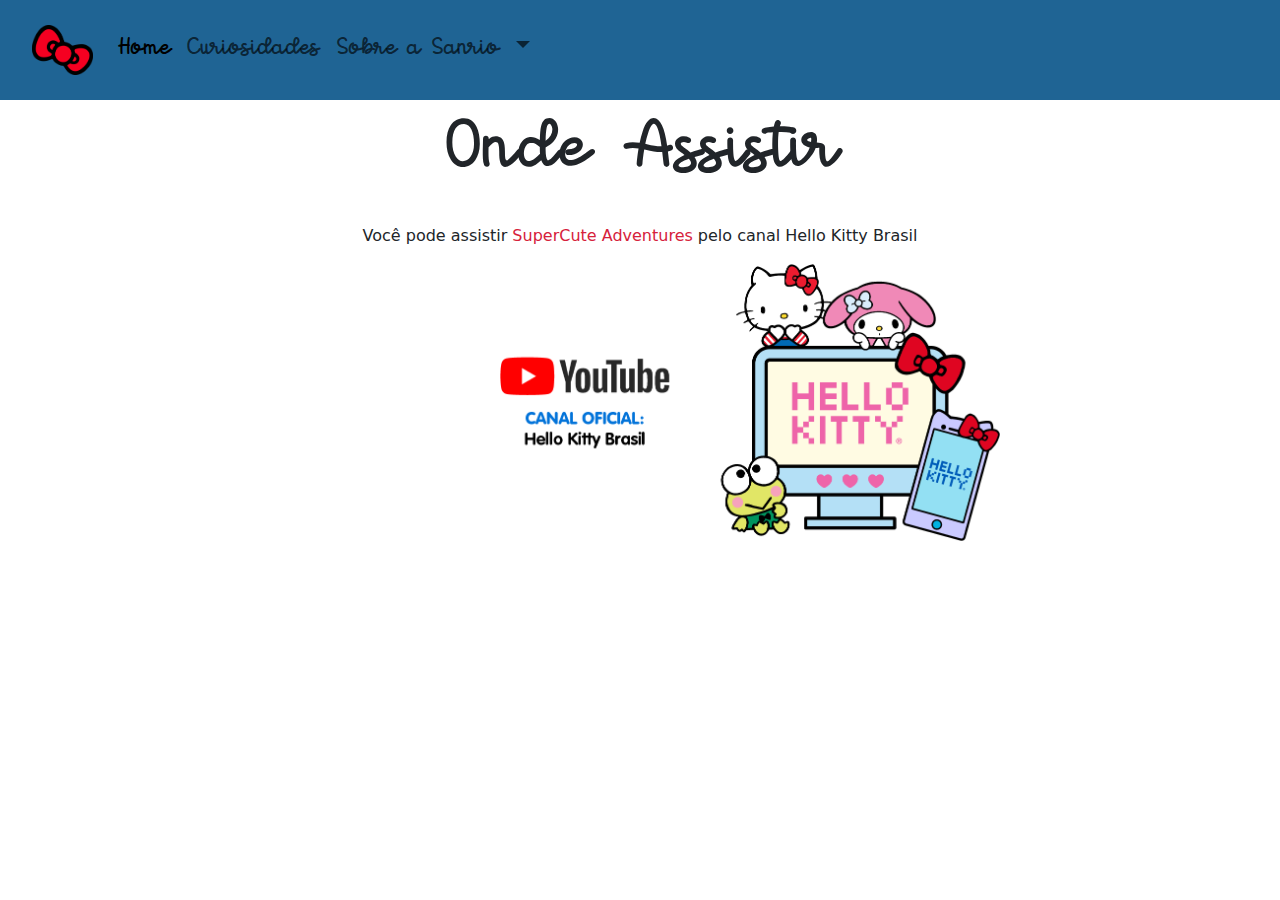
<file: assistir.html>
<!DOCTYPE html>
<html lang="en">

<head>
    <meta charset="UTF-8">
    <meta name="viewport" content="width=device-width, initial-scale=1.0">
    <link rel="stylesheet" href="assistir.css">
    <link rel="shortcut icon" href="./img/ico.ico" type="image/x-icon">
    <link rel="stylesheet" href="./css/bootstrap.css">
    <script src="https://cdn.jsdelivr.net/npm/bootstrap@5.3.2/dist/js/bootstrap.bundle.min.js"
        integrity="sha384-C6RzsynM9kWDrMNeT87bh95OGNyZPhcTNXj1NW7RuBCsyN/o0jlpcV8Qyq46cDfL"
        crossorigin="anonymous"></script>
    <title>Onde assistir</title>
</head>

<body>
    <nav class="navbar navbar-expand-lg bg-body-tertiary">
        <div class="container-fluid">
            <a class="navbar-brand" href="index.html"><img class="logo" src="./img/logo.png" alt=""></a>
            <button class="navbar-toggler" type="button" data-bs-toggle="collapse"
                data-bs-target="#navbarSupportedContent" aria-controls="navbarSupportedContent" aria-expanded="false"
                aria-label="Toggle navigation">
                <span class="navbar-toggler-icon"></span>
            </button>
            <div class="collapse navbar-collapse" id="navbarSupportedContent">
                <ul class="navbar-nav me-auto mb-2 mb-lg-0">
                    <li class="nav-item">
                        <a class="nav-link active" aria-current="page" href="index.html">Home</a>
                    </li>
                    <li class="nav-item">
                        <a class="nav-link" href="curiosidades.html">Curiosidades</a>
                    </li>
                    <li class="nav-item dropdown">
                        <a class="nav-link dropdown-toggle" href="#" role="button" data-bs-toggle="dropdown"
                            aria-expanded="false">
                            Sobre a Sanrio
                        </a>
                        <ul class="dropdown-menu">
                            <li><a class="dropdown-item" href="restaurantes.html">Reustarantes</a></li>
                            <li><a class="dropdown-item" href="assistir.html">Onde assistir</a></li>
                            <li>
                                <hr class="dropdown-divider">
                            </li>
                            <li><a class="dropdown-item" href="historia.html">História</a></li>
                        </ul>
                    </li>

                </ul>
            </div>
        </div>
    </nav>
    <p class="title">Onde Assistir</p>

    <p class="text">Você pode assistir  <a class="textlink" href="http://www.youtube.com/@HelloKittyBrasil">SuperCute Adventures</a>  pelo canal Hello Kitty Brasil</p>
<a href="http://www.youtube.com/@HelloKittyBrasil"><img class="imglink" src="./img/youtubelink.png" alt=""></a>
</body>

</html>
</file>
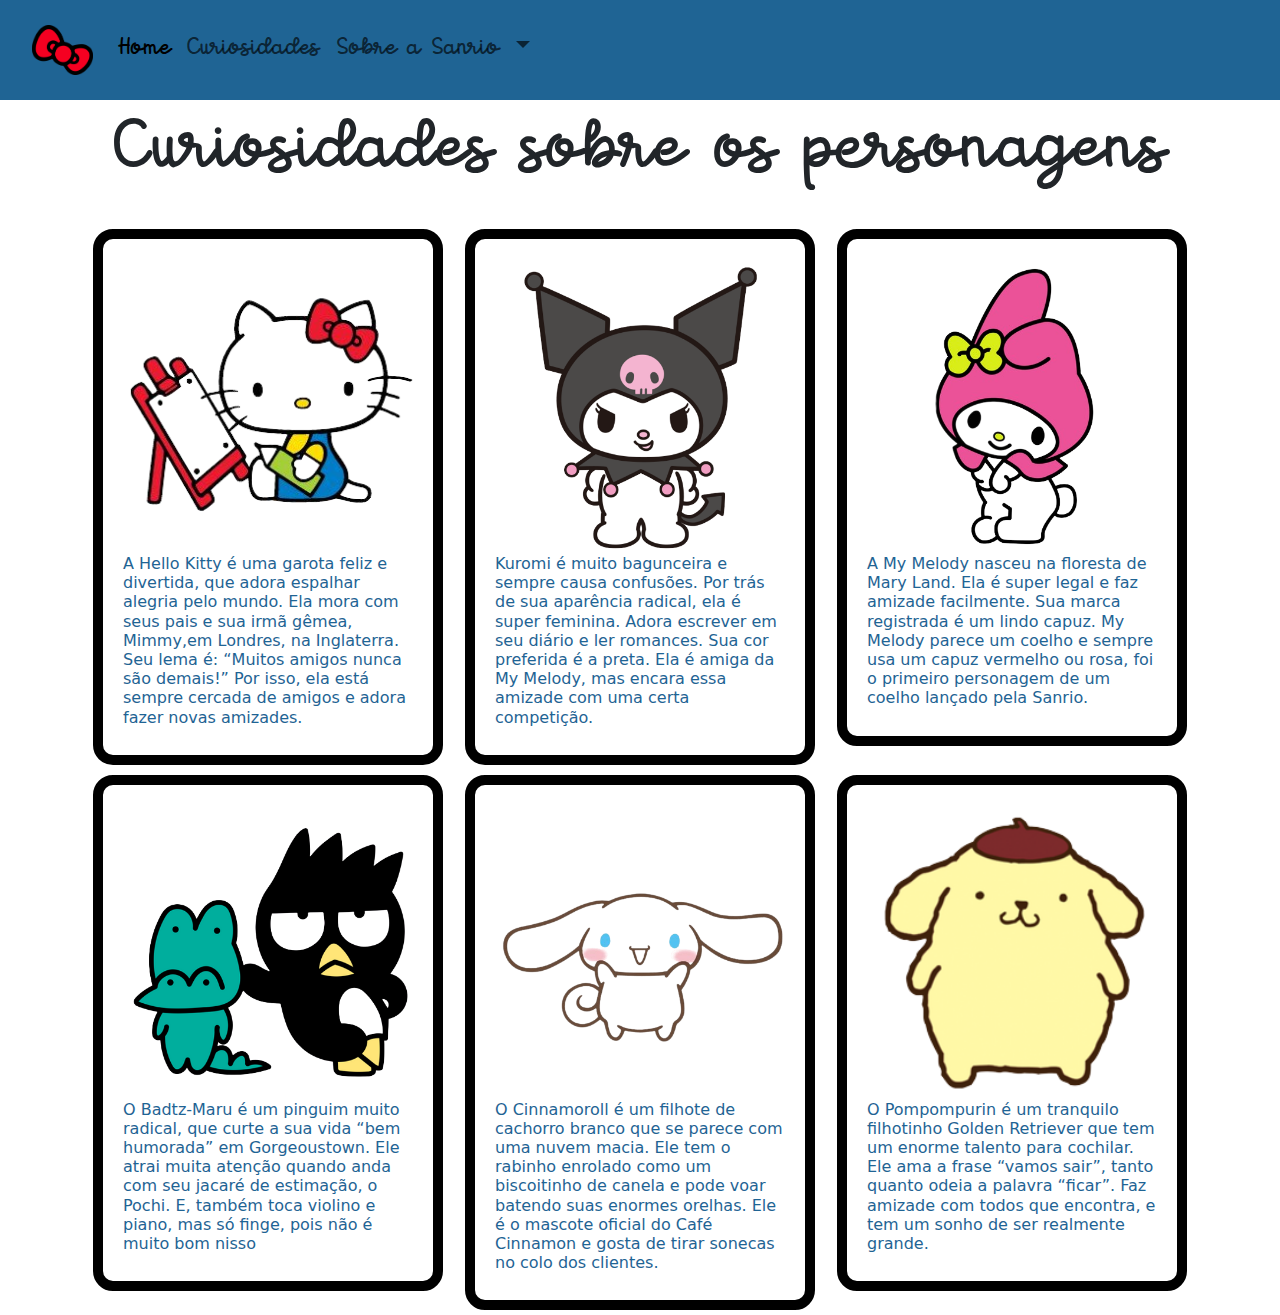
<file: curiosidades.html>
<!DOCTYPE html>
<html lang="pt-br">

<head>
    <meta charset="UTF-8">
    <meta name="viewport" content="width=device-width, initial-scale=1.0">
    <link rel="stylesheet" href="curiosidades.css">
    <link rel="shortcut icon" href="./img/ico.ico" type="image/x-icon">
    <link rel="stylesheet" href="./css/bootstrap.css">
    <script src="https://cdn.jsdelivr.net/npm/bootstrap@5.3.2/dist/js/bootstrap.bundle.min.js"
        integrity="sha384-C6RzsynM9kWDrMNeT87bh95OGNyZPhcTNXj1NW7RuBCsyN/o0jlpcV8Qyq46cDfL"
        crossorigin="anonymous"></script>
    <title>Curiosidades</title>
</head>

<body>
    <nav class="navbar navbar-expand-lg bg-body-tertiary">
        <div class="container-fluid">
            <a class="navbar-brand" href="index.html"><img class="logo" src="./img/logo.png" alt=""></a>
            <button class="navbar-toggler" type="button" data-bs-toggle="collapse"
                data-bs-target="#navbarSupportedContent" aria-controls="navbarSupportedContent" aria-expanded="false"
                aria-label="Toggle navigation">
                <span class="navbar-toggler-icon"></span>
            </button>
            <div class="collapse navbar-collapse" id="navbarSupportedContent">
                <ul class="navbar-nav me-auto mb-2 mb-lg-0">
                    <li class="nav-item">
                        <a class="nav-link active" aria-current="page" href="index.html">Home</a>
                    </li>
                    <li class="nav-item">
                        <a class="nav-link" href="curiosidades.html">Curiosidades</a>
                    </li>
                    <li class="nav-item dropdown">
                        <a class="nav-link dropdown-toggle" href="#" role="button" data-bs-toggle="dropdown"
                            aria-expanded="false">
                            Sobre a Sanrio
                        </a>
                        <ul class="dropdown-menu">
                            <li><a class="dropdown-item" href="restaurantes.html">Reustarantes</a></li>
                            <li><a class="dropdown-item" href="assistir.html">Onde assistir</a></li>
                            <li>
                                <hr class="dropdown-divider">
                            </li>
                            <li><a class="dropdown-item" href="historia.html">História</a></li>
                        </ul>
                    </li>

                </ul>
            </div>
        </div>
    </nav>

    <p>Curiosidades sobre os personagens</p>

    <div class="container">
        <div class="character 1">
            <img src="./img/HellloKitty.png" alt="Hello Kitty">
            <h6>A Hello Kitty é uma garota feliz e divertida, que adora espalhar alegria pelo mundo. Ela mora com seus
                pais e sua irmã gêmea, Mimmy,em Londres, na Inglaterra. Seu lema é: “Muitos amigos nunca são demais!”
                Por isso, ela está sempre cercada de amigos e adora fazer novas amizades.</h6>
        </div>

        <div class="character 2">
            <img src="./img/Kuromi.png" alt="Kuromi">
            <h6>Kuromi é muito bagunceira e sempre causa confusões. Por trás de sua aparência radical, ela é super
                feminina. Adora escrever em seu diário e ler romances. Sua cor preferida é a preta. Ela é amiga da My
                Melody, mas encara essa amizade com uma certa competição.</h6>
        </div>

        <div class="character 3">
            <img src="./img/MyMelody.png" alt="My Melody">
            <h6>A My Melody nasceu na floresta de Mary Land. Ela é super legal e faz amizade facilmente. Sua marca
                registrada é um lindo capuz. My Melody parece um coelho e sempre usa um capuz vermelho ou rosa, foi o
                primeiro personagem de um coelho lançado pela Sanrio.</h6>
        </div>

        <div class="character 4">
            <img src="./img/BadtzMaru.png" alt="Badtz Maru">
            <h6>O Badtz-Maru é um pinguim muito radical, que curte a sua vida “bem humorada” em Gorgeoustown. Ele atrai
                muita atenção quando anda com seu jacaré de estimação, o Pochi. E, também toca violino e piano, mas só
                finge, pois não é muito bom nisso</h6>
        </div>

        <div class="character 5">
            <img src="./img/Cinnamoroll.png" alt="Cinnamoroll">
            <h6>O Cinnamoroll é um filhote de cachorro branco que se parece com uma nuvem macia. Ele tem o rabinho enrolado
            como um biscoitinho de canela e pode voar batendo suas enormes orelhas. Ele é o mascote oficial 
            do Café Cinnamon e gosta de tirar sonecas no colo dos clientes.</h6>
        </div>

        <div class="character 6">
            <img src="./img/Pompopurin.png" alt="Pompompurin">
            <h6>O Pompompurin é um tranquilo filhotinho Golden Retriever que tem um enorme talento para cochilar. Ele
                ama a frase “vamos sair”, tanto quanto odeia a palavra “ficar”. Faz amizade com todos que encontra, e
                tem um sonho de ser realmente grande.</h6>
        </div>
    </div>
</body>

</html>
</file>
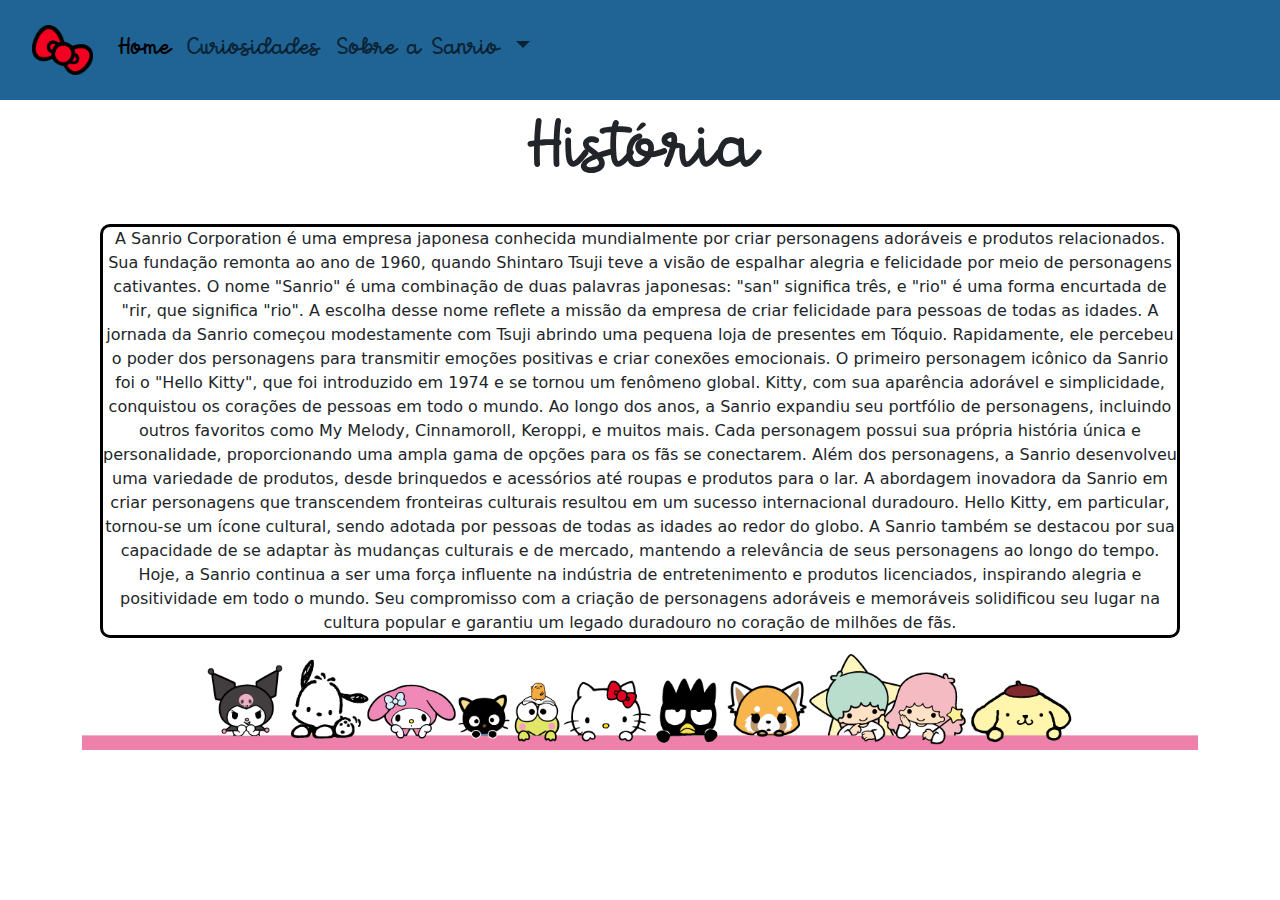
<file: historia.html>
<!DOCTYPE html>
<html lang="pt-br">

<head>
    <meta charset="UTF-8">
    <meta name="viewport" content="width=device-width, initial-scale=1.0">
    <link rel="stylesheet" href="historias.css">
    <link rel="shortcut icon" href="./img/ico.ico" type="image/x-icon">
    <link rel="stylesheet" href="./css/bootstrap.css">
    <script src="https://cdn.jsdelivr.net/npm/bootstrap@5.3.2/dist/js/bootstrap.bundle.min.js"
        integrity="sha384-C6RzsynM9kWDrMNeT87bh95OGNyZPhcTNXj1NW7RuBCsyN/o0jlpcV8Qyq46cDfL"
        crossorigin="anonymous"></script>
    <title>História</title>
</head>

<body>
    <nav class="navbar navbar-expand-lg bg-body-tertiary">
        <div class="container-fluid">
            <a class="navbar-brand" href="index.html"><img class="logo" src="./img/logo.png" alt=""></a>
            <button class="navbar-toggler" type="button" data-bs-toggle="collapse"
                data-bs-target="#navbarSupportedContent" aria-controls="navbarSupportedContent" aria-expanded="false"
                aria-label="Toggle navigation">
                <span class="navbar-toggler-icon"></span>
            </button>
            <div class="collapse navbar-collapse" id="navbarSupportedContent">
                <ul class="navbar-nav me-auto mb-2 mb-lg-0">
                    <li class="nav-item">
                        <a class="nav-link active" aria-current="page" href="index.html">Home</a>
                    </li>
                    <li class="nav-item">
                        <a class="nav-link" href="curiosidades.html">Curiosidades</a>
                    </li>
                    <li class="nav-item dropdown">
                        <a class="nav-link dropdown-toggle" href="#" role="button" data-bs-toggle="dropdown"
                            aria-expanded="false">
                            Sobre a Sanrio
                        </a>
                        <ul class="dropdown-menu">
                            <li><a class="dropdown-item" href="restaurantes.html">Reustarantes</a></li>
                            <li><a class="dropdown-item" href="assistir.html">Onde assistir</a></li>
                            <li>
                                <hr class="dropdown-divider">
                            </li>
                            <li><a class="dropdown-item" href="historia.html">História</a></li>
                        </ul>
                    </li>

                </ul>
            </div>
        </div>
    </nav>
    <p class="title">História</p>
    <p class="text">A Sanrio Corporation é uma empresa japonesa conhecida mundialmente por criar personagens adoráveis e produtos relacionados. Sua fundação remonta ao ano de 1960, quando Shintaro Tsuji teve a visão de espalhar alegria e felicidade por meio de personagens cativantes. O nome "Sanrio" é uma combinação de duas palavras japonesas: "san" significa três, e "rio" é uma forma encurtada de "rir, que significa "rio". A escolha desse nome reflete a missão da empresa de criar felicidade para pessoas de todas as idades.

        A jornada da Sanrio começou modestamente com Tsuji abrindo uma pequena loja de presentes em Tóquio. Rapidamente, ele percebeu o poder dos personagens para transmitir emoções positivas e criar conexões emocionais. O primeiro personagem icônico da Sanrio foi o "Hello Kitty", que foi introduzido em 1974 e se tornou um fenômeno global. Kitty, com sua aparência adorável e simplicidade, conquistou os corações de pessoas em todo o mundo.
        
        Ao longo dos anos, a Sanrio expandiu seu portfólio de personagens, incluindo outros favoritos como My Melody, Cinnamoroll, Keroppi, e muitos mais. Cada personagem possui sua própria história única e personalidade, proporcionando uma ampla gama de opções para os fãs se conectarem. Além dos personagens, a Sanrio desenvolveu uma variedade de produtos, desde brinquedos e acessórios até roupas e produtos para o lar.
        
        A abordagem inovadora da Sanrio em criar personagens que transcendem fronteiras culturais resultou em um sucesso internacional duradouro. Hello Kitty, em particular, tornou-se um ícone cultural, sendo adotada por pessoas de todas as idades ao redor do globo. A Sanrio também se destacou por sua capacidade de se adaptar às mudanças culturais e de mercado, mantendo a relevância de seus personagens ao longo do tempo.
        
        Hoje, a Sanrio continua a ser uma força influente na indústria de entretenimento e produtos licenciados, inspirando alegria e positividade em todo o mundo. Seu compromisso com a criação de personagens adoráveis e memoráveis solidificou seu lugar na cultura popular e garantiu um legado duradouro no coração de milhões de fãs.</p>

        <img class="container" src="./img/fimdapagina.png" alt="">
    </body>
</html>
</file>
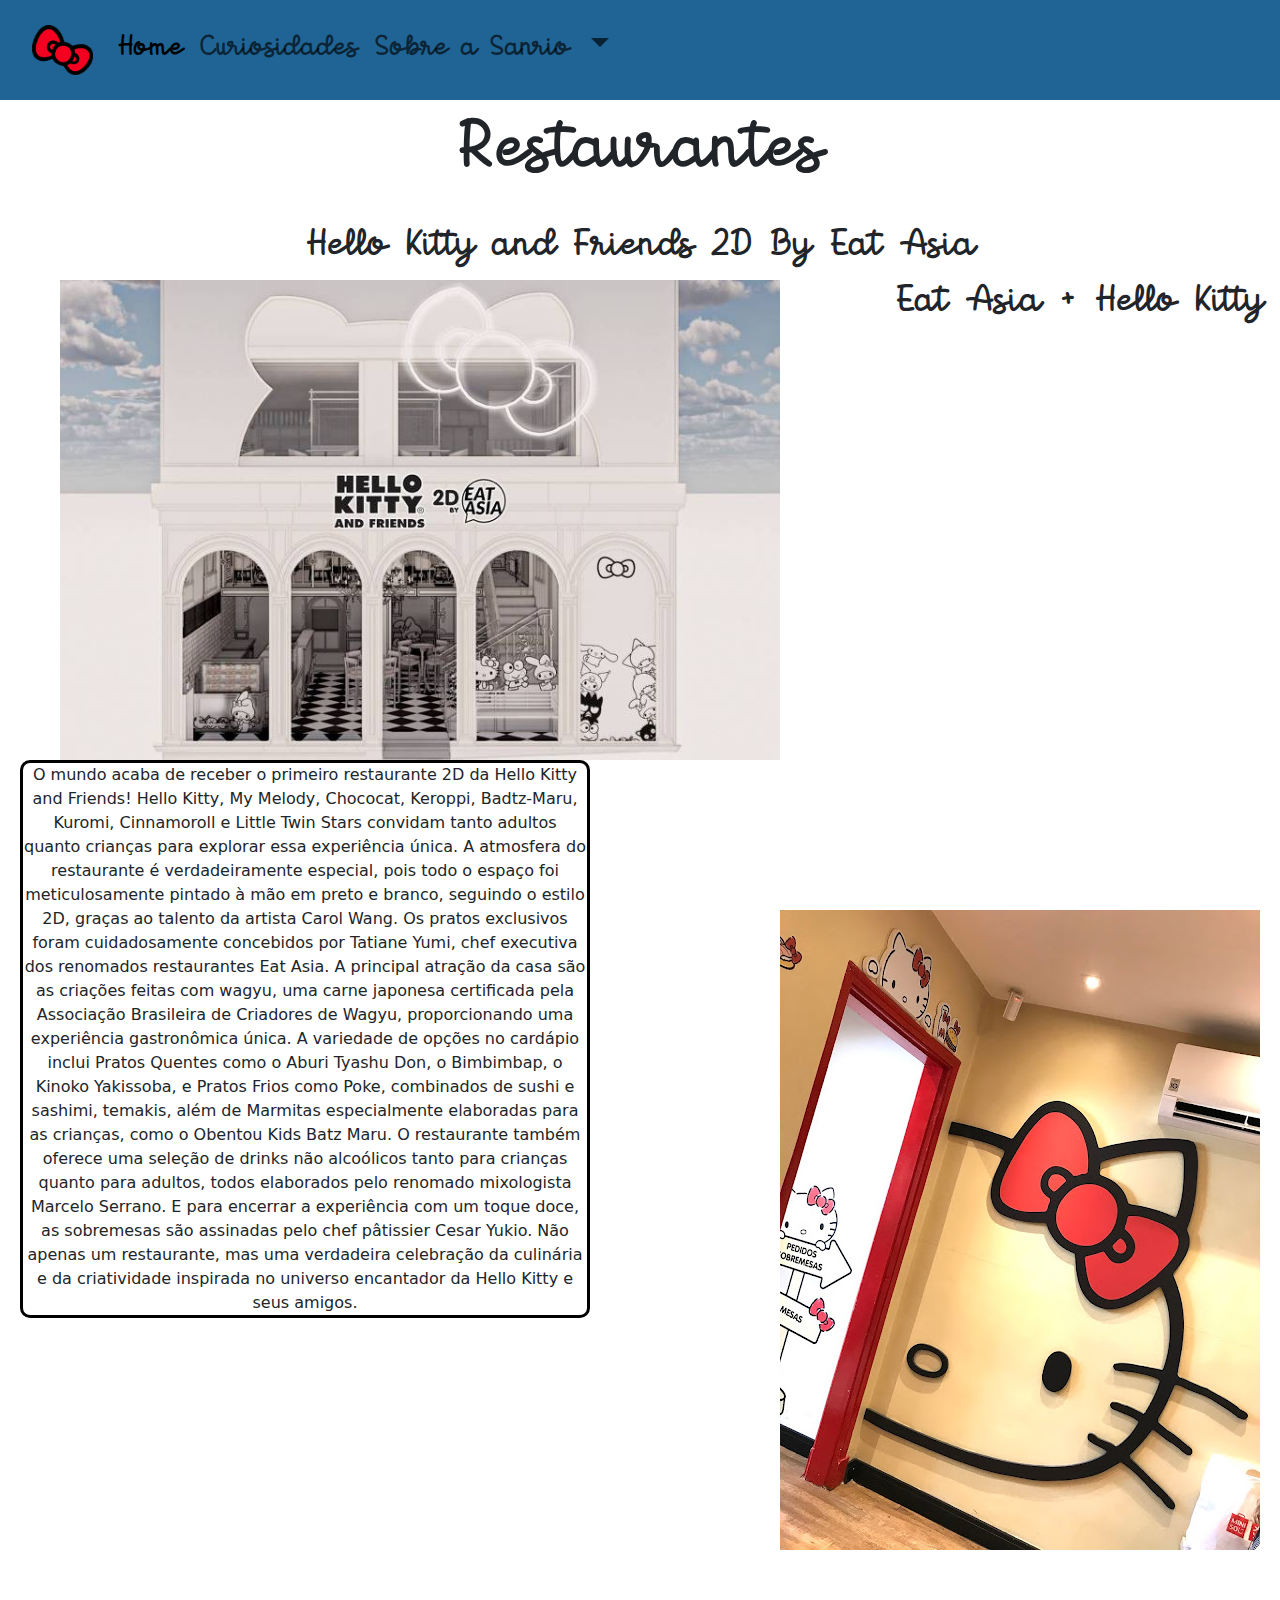
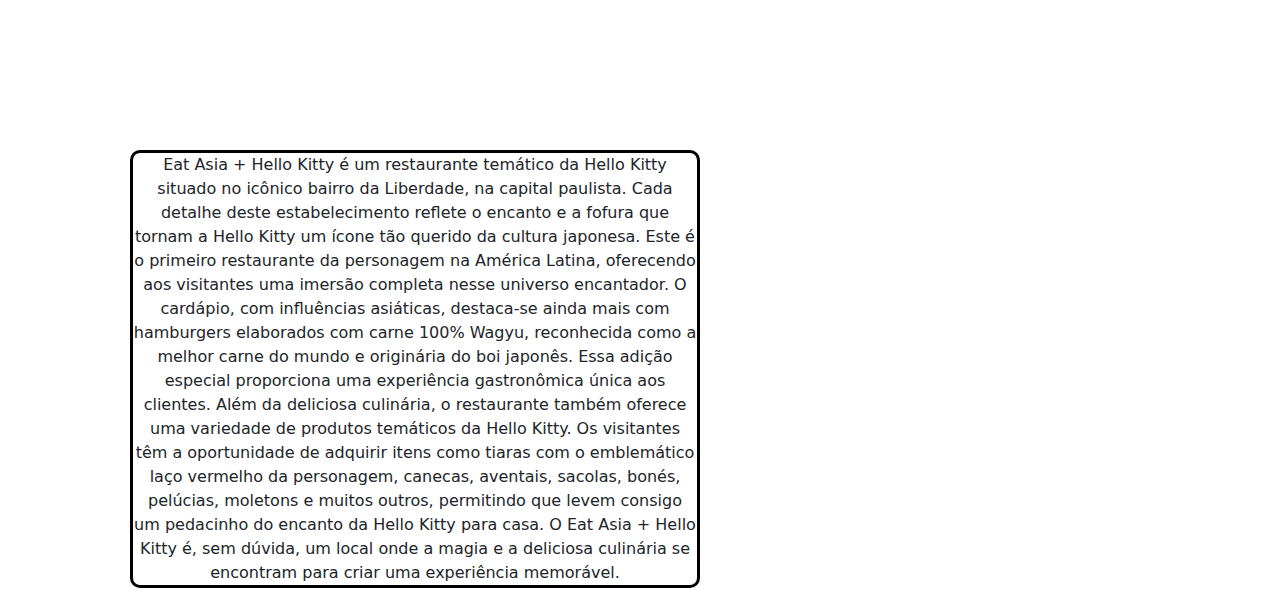
<file: restaurantes.html>
<!DOCTYPE html>
<html lang="pt-br">

<head>
    <meta charset="UTF-8">
    <meta name="viewport" content="width=device-width, initial-scale=1.0">
    <link rel="stylesheet" href="restaurantes.css">
    <link rel="shortcut icon" href="./img/logo.png" type="image/x-icon">
    <link rel="stylesheet" href="./css/bootstrap.css">
    <script src="https://cdn.jsdelivr.net/npm/bootstrap@5.3.2/dist/js/bootstrap.bundle.min.js"
        integrity="sha384-C6RzsynM9kWDrMNeT87bh95OGNyZPhcTNXj1NW7RuBCsyN/o0jlpcV8Qyq46cDfL"
        crossorigin="anonymous"></script>
    <title>Sobre a Sanrio</title>
</head>

<body>
    <nav class="navbar navbar-expand-lg bg-body-tertiary">
        <div class="container-fluid">
            <a class="navbar-brand" href="index.html"><img class="logo" src="./img/logo.png" alt=""></a>
            <button class="navbar-toggler" type="button" data-bs-toggle="collapse"
                data-bs-target="#navbarSupportedContent" aria-controls="navbarSupportedContent" aria-expanded="false"
                aria-label="Toggle navigation">
                <span class="navbar-toggler-icon"></span>
            </button>
            <div class="collapse navbar-collapse" id="navbarSupportedContent">
                <ul class="navbar-nav me-auto mb-2 mb-lg-0">
                    <li class="nav-item">
                        <a class="nav-link active" aria-current="page" href="index.html">Home</a>
                    </li>
                    <li class="nav-item">
                        <a class="nav-link" href="curiosidades.html">Curiosidades</a>
                    </li>
                    <li class="nav-item dropdown">
                        <a class="nav-link dropdown-toggle" href="#" role="button" data-bs-toggle="dropdown"
                            aria-expanded="false">
                            Sobre a Sanrio
                        </a>
                        <ul class="dropdown-menu">
                            <li><a class="dropdown-item" href="restaurantes.html">Reustarantes</a></li>
                            <li><a class="dropdown-item" href="assistir.html">Onde assistir</a></li>
                            <li>
                                <hr class="dropdown-divider">
                            </li>
                            <li><a class="dropdown-item" href="historia.html">História</a></li>
                        </ul>
                    </li>

                </ul>
            </div>
        </div>
    </nav>

    <div class="cont">
        <p class="title">Restaurantes</p>
        <h1 class="DD">Hello Kitty and Friends 2D By Eat Asia</h1>

        <img class="rest" src="./img/restaurante2d.jpg" alt="">
        <p class="text">O mundo acaba de receber o primeiro restaurante 2D da Hello Kitty and Friends! Hello Kitty, My
            Melody, Chococat, Keroppi, Badtz-Maru, Kuromi, Cinnamoroll e Little Twin Stars convidam tanto adultos quanto
            crianças para explorar essa experiência única.

            A atmosfera do restaurante é verdadeiramente especial, pois todo o espaço foi meticulosamente pintado à mão
            em
            preto e branco, seguindo o estilo 2D, graças ao talento da artista Carol Wang.

            Os pratos exclusivos foram cuidadosamente concebidos por Tatiane Yumi, chef executiva dos renomados
            restaurantes
            Eat Asia. A principal atração da casa são as criações feitas com wagyu, uma carne japonesa certificada pela
            Associação Brasileira de Criadores de Wagyu, proporcionando uma experiência gastronômica única.

            A variedade de opções no cardápio inclui Pratos Quentes como o Aburi Tyashu Don, o Bimbimbap, o Kinoko
            Yakissoba, e Pratos Frios como Poke, combinados de sushi e sashimi, temakis, além de Marmitas especialmente
            elaboradas para as crianças, como o Obentou Kids Batz Maru.

            O restaurante também oferece uma seleção de drinks não alcoólicos tanto para crianças quanto para adultos,
            todos
            elaborados pelo renomado mixologista Marcelo Serrano.

            E para encerrar a experiência com um toque doce, as sobremesas são assinadas pelo chef pâtissier Cesar
            Yukio.
            Não apenas um restaurante, mas uma verdadeira celebração da culinária e da criatividade inspirada no
            universo
            encantador da Hello Kitty e seus amigos.</p>


        <h1 class="nor">Eat Asia + Hello Kitty</h1>
        <img src="./img/restaurantenor.jpg" alt="" class="restno">
        <p class="textno">Eat Asia + Hello Kitty é um restaurante temático da Hello Kitty situado no icônico bairro da
            Liberdade, na capital paulista. Cada detalhe deste estabelecimento reflete o encanto e a fofura que tornam a
            Hello Kitty um ícone tão querido da cultura japonesa. Este é o primeiro restaurante da personagem na América
            Latina, oferecendo aos visitantes uma imersão completa nesse universo encantador.

            O cardápio, com influências asiáticas, destaca-se ainda mais com hamburgers elaborados com carne 100% Wagyu,
            reconhecida como a melhor carne do mundo e originária do boi japonês. Essa adição especial proporciona uma
            experiência gastronômica única aos clientes.

            Além da deliciosa culinária, o restaurante também oferece uma variedade de produtos temáticos da Hello
            Kitty. Os
            visitantes têm a oportunidade de adquirir itens como tiaras com o emblemático laço vermelho da personagem,
            canecas, aventais, sacolas, bonés, pelúcias, moletons e muitos outros, permitindo que levem consigo um
            pedacinho
            do encanto da Hello Kitty para casa. O Eat Asia + Hello Kitty é, sem dúvida, um local onde a magia e a
            deliciosa
            culinária se encontram para criar uma experiência memorável.</p>
    </div>
</body>

</html>
</file>
<file: assistir.css>
@font-face {
    font-family: 'Sanrio';
    src: url(Boldins.otf);
    font-style: normal;
    font-weight: normal;
}

.container-fluid {
    background-color: #1f6494;
    font-family: 'Sanrio';
    font-size: 25px;

}

.navbar.navbar-expand-lg.bg-body-tertiary {
    margin: 0;
    padding: 0;
    box-sizing: border-box;
}

.logo {
    height: 50px;
    width: 61px;
    margin-bottom: 20px;
    margin-top: 20px;
    margin-left: 20px;
}

.title {
    font-family: 'Sanrio';
    text-align: center;
    font-size: 4.5rem;
}

.text {
    text-align: center;
    margin-left: 100px;
    margin-right: 100px;
    display: flex;
    flex-direction: row;
    justify-content: center;
    align-items: flex-start;
    align-content: flex-start;
}

.textlink {
    margin-left: 5px;
    margin-right: 5px;
    text-decoration: none;
    color: #d6213b;
}

.imglink {
    height: 277px;
    width: 500px;
    margin-left: 500px;
}
</file>
<file: curiosidades.css>
body {
    margin: 0;
    padding: 0;
    box-sizing: border-box;
}

@font-face {
    font-family: 'Sanrio';
    src: url(Boldins.otf);
    font-style: normal;
    font-weight: normal;
}

img {
    width: 295px;
    height: 295px;
}

p {
    text-align: center;
    font-size: 4.5rem;
    font-family: 'Sanrio';
}


.container {
    display: flex;
    flex-direction: row;
    flex-wrap: wrap;
    justify-content: space-around;
    align-items: flex-start;
    align-content: flex-start;
    background-color: #ffffff;
}

.character {
    background-color: #ffffff;
    color: #1f6494;
    padding: 20px;
    margin: 5px;
    width: 350px;
    border: 10px solid #000000;
    border-radius: 20px;
}

.logo {
    height: 50px;
    width: 61px;
    margin-bottom: 20px;
    margin-top: 20px;
    margin-left: 20px;
}

.container-fluid {
    background-color: #1f6494;
    font-family: 'Sanrio';
    font-size: 25px;

}

.navbar.navbar-expand-lg.bg-body-tertiary {
    margin: 0;
    padding: 0;
    box-sizing: border-box;
}
</file>
<file: historias.css>
@font-face {
    font-family: 'Sanrio';
    src: url(Boldins.otf);
    font-style: normal;
    font-weight: normal;
}



.text {
    text-align: center;
    margin-left: 100px;
    margin-right: 100px;
    display: flex;
    flex-direction: row;
    justify-content: space-around;
    align-items: flex-start;
    align-content: flex-start;
    border: 3px solid #000000;
    border-radius: 10px;
}

.title {
    font-family: 'Sanrio';
    text-align: center;
    font-size: 4.5rem;

}

.container-fluid {
    background-color: #1f6494;
    font-family: 'Sanrio';
    font-size: 25px;

}

.navbar.navbar-expand-lg.bg-body-tertiary {
    margin: 0;
    padding: 0;
    box-sizing: border-box;
}

.logo {
    height: 50px;
    width: 61px;
    margin-bottom: 20px;
    margin-top: 20px;
    margin-left: 20px;
}

.container {
    display: flex;
    justify-content: center;
    align-items: center;
    object-fit: cover;

}

img {
    height: 96px;
    width: 1500px;
}
</file>
<file: restaurantes.css>
@font-face {
    font-family: 'Sanrio';
    src: url(Boldins.otf);
    font-style: normal;
    font-weight: normal;
}


.container-fluid {
    background-color: #1f6494;
    font-family: 'Sanrio';
    font-size: 30px;

}

.navbar.navbar-expand-lg.bg-body-tertiary {
    margin: 0;
    padding: 0;
    box-sizing: border-box;
}


.logo {
    height: 50px;
    width: 61px;
    margin-bottom: 20px;
    margin-top: 20px;
    margin-left: 20px;
}

.text {
    text-align: center;
    display: table-cell;
    float: left;
    width: 570px;
    margin-left: 20px;
    display: flex;
    flex-direction: row;
    justify-content: space-around;
    align-items: flex-start;
    align-content: flex-start;
    border: 3px solid #000000;
    border-radius: 10px;
}

.title {
    font-family: 'Sanrio';
    text-align: center;
    font-size: 4.5rem;
}

.rest {
    display: table-cell;
    float: left;
    width: 720px;
    height: 480px;
    margin-left: 60px;
    margin-right: 100px;

}

.restno {
    display: table-cell;
    float: left;
    margin-left: 190px;
    margin-top: 150px;
}

.textno {
    text-align: center;
    display: table-cell;
    float: left;
    width: 570px;
    margin-left: 130px;
    display: flex;
    flex-direction: row;
    justify-content: space-around;
    align-items: flex-start;
    align-content: flex-start;
    border: 3px solid #000000;
    border-radius: 10px;
    margin-top: 200px;
}

.DD {
    text-align: center;
    font-family: 'Sanrio';
}

.nor {
    text-align: center;
    font-family: 'Sanrio';

}
</file>
